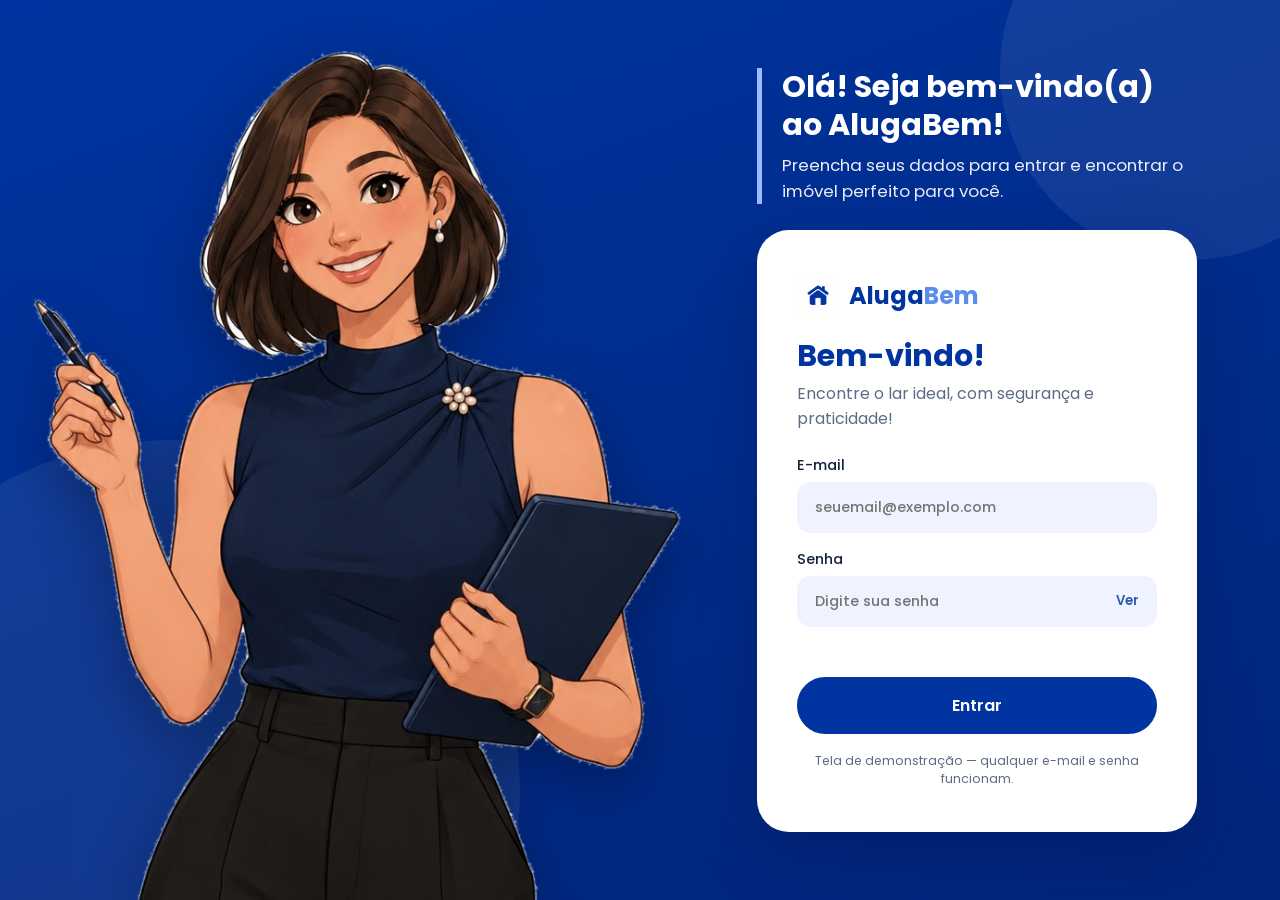
<file: index.html>
<!DOCTYPE html>
<html lang="pt-BR">
<head>
  <meta charset="UTF-8">
  <meta name="viewport" content="width=device-width, initial-scale=1">
  <title>AlugaBem — Entrar</title>
  <link rel="preconnect" href="https://fonts.googleapis.com">
  <link rel="preconnect" href="https://fonts.gstatic.com" crossorigin>
  <link href="https://fonts.googleapis.com/css2?family=Poppins:wght@400;500;600;700;800&display=swap" rel="stylesheet">
  <link rel="icon" type="image/png" href="img/favicon.png">
  <link rel="stylesheet" href="login.css">
</head>
<body>
  <main class="tela">
    <!-- Persona grande -->
    <section class="palco" aria-label="Boas-vindas">
      <img class="persona" src="img/persona-meio.png" alt="Persona do AlugaBem sorrindo e segurando uma prancheta">
    </section>

    <!-- Fala da persona (ao lado) + cartão de entrada -->
    <div class="lado">
      <div class="fala">
        <strong>Olá! Seja bem-vindo(a) ao AlugaBem!</strong>
        <span>Preencha seus dados para entrar e encontrar o imóvel perfeito para você.</span>
      </div>

      <section class="cartao">
        <div class="marca">
          <img src="img/logo-azul.png" alt="">
          <span>Aluga<em>Bem</em></span>
        </div>
        <h1>Bem-vindo!</h1>
        <p class="sub">Encontre o lar ideal, com segurança e praticidade!</p>

        <form id="form" novalidate>
          <label>E-mail
            <input type="email" id="email" placeholder="seuemail@exemplo.com" autocomplete="off">
          </label>
          <label>Senha
            <div class="senha">
              <input type="password" id="senha" placeholder="Digite sua senha" autocomplete="off">
              <button type="button" id="ver" aria-label="Mostrar senha">Ver</button>
            </div>
          </label>
          <p class="aviso" id="aviso" role="alert"></p>
          <button type="submit" class="btn">Entrar</button>
        </form>

        <small class="demo">Tela de demonstração — qualquer e-mail e senha funcionam.</small>
      </section>
    </div>
  </main>

  <script src="login.js"></script>
</body>
</html>
</file>
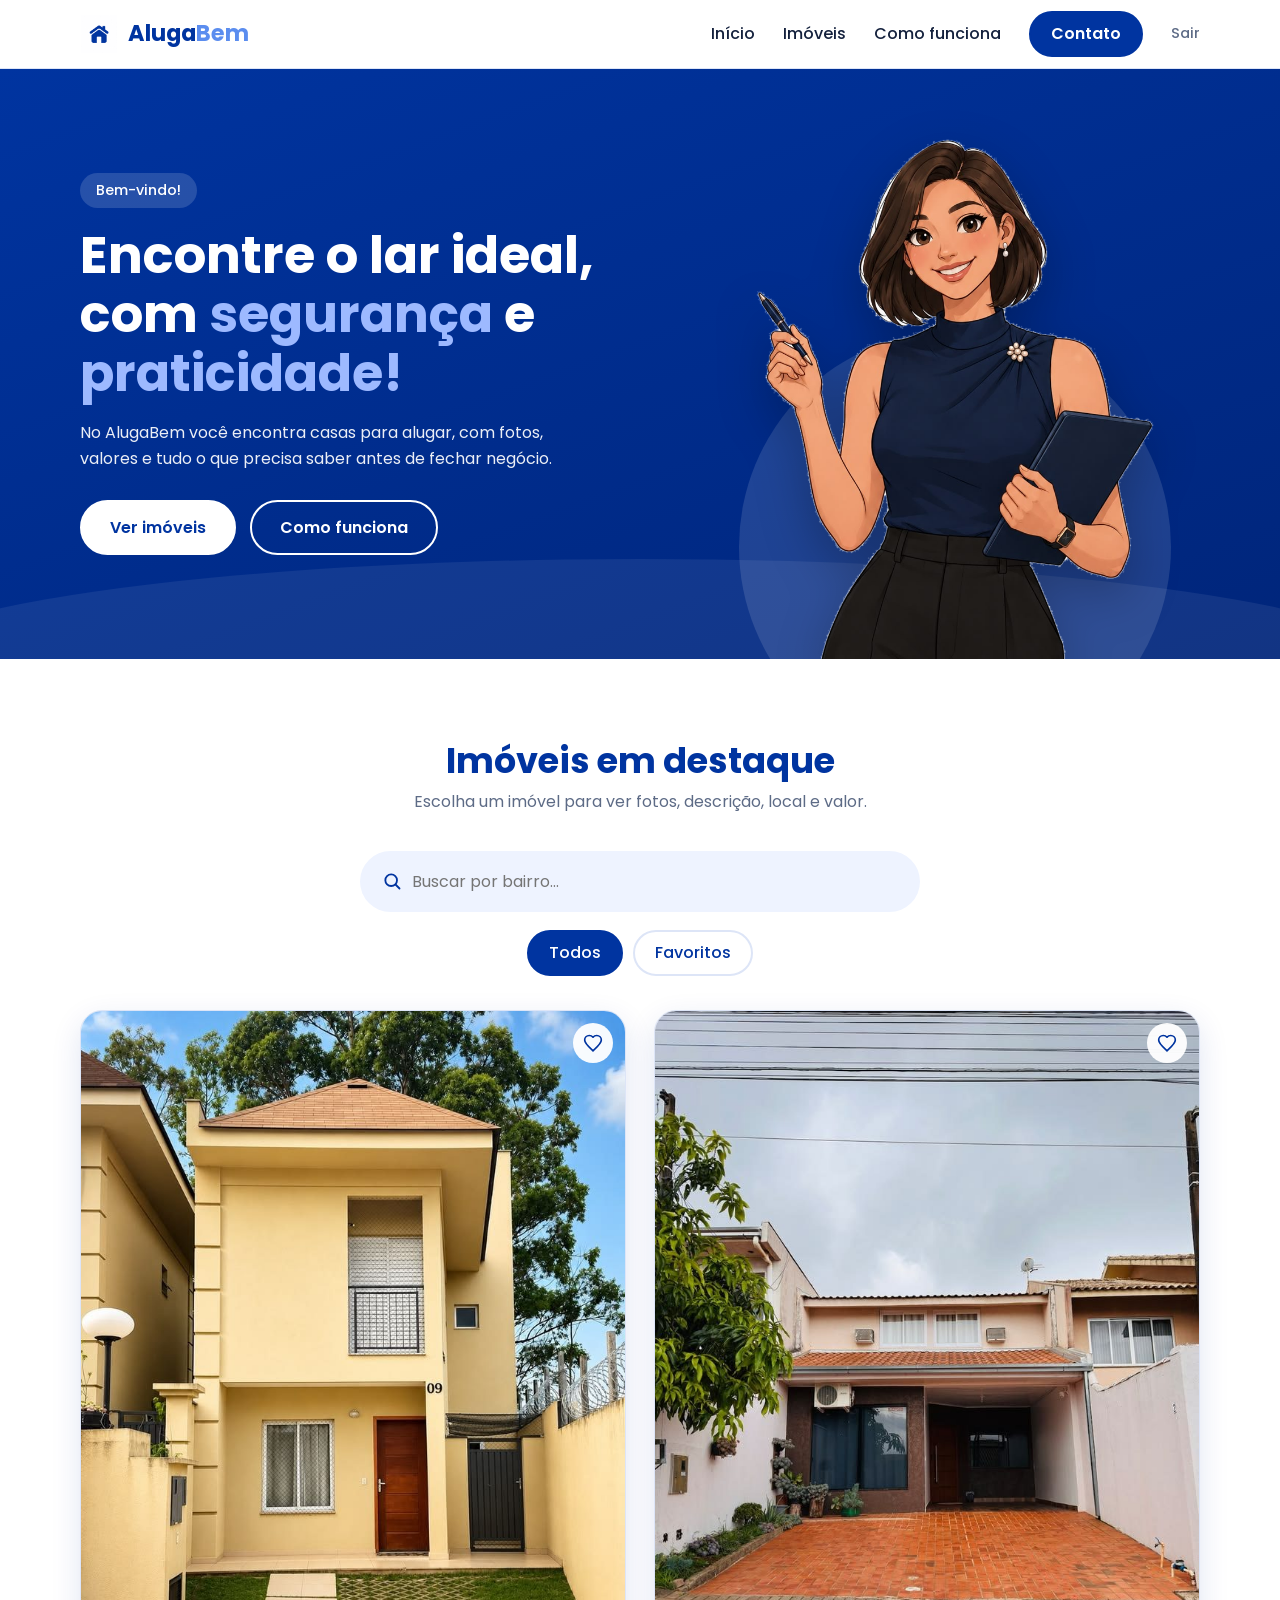
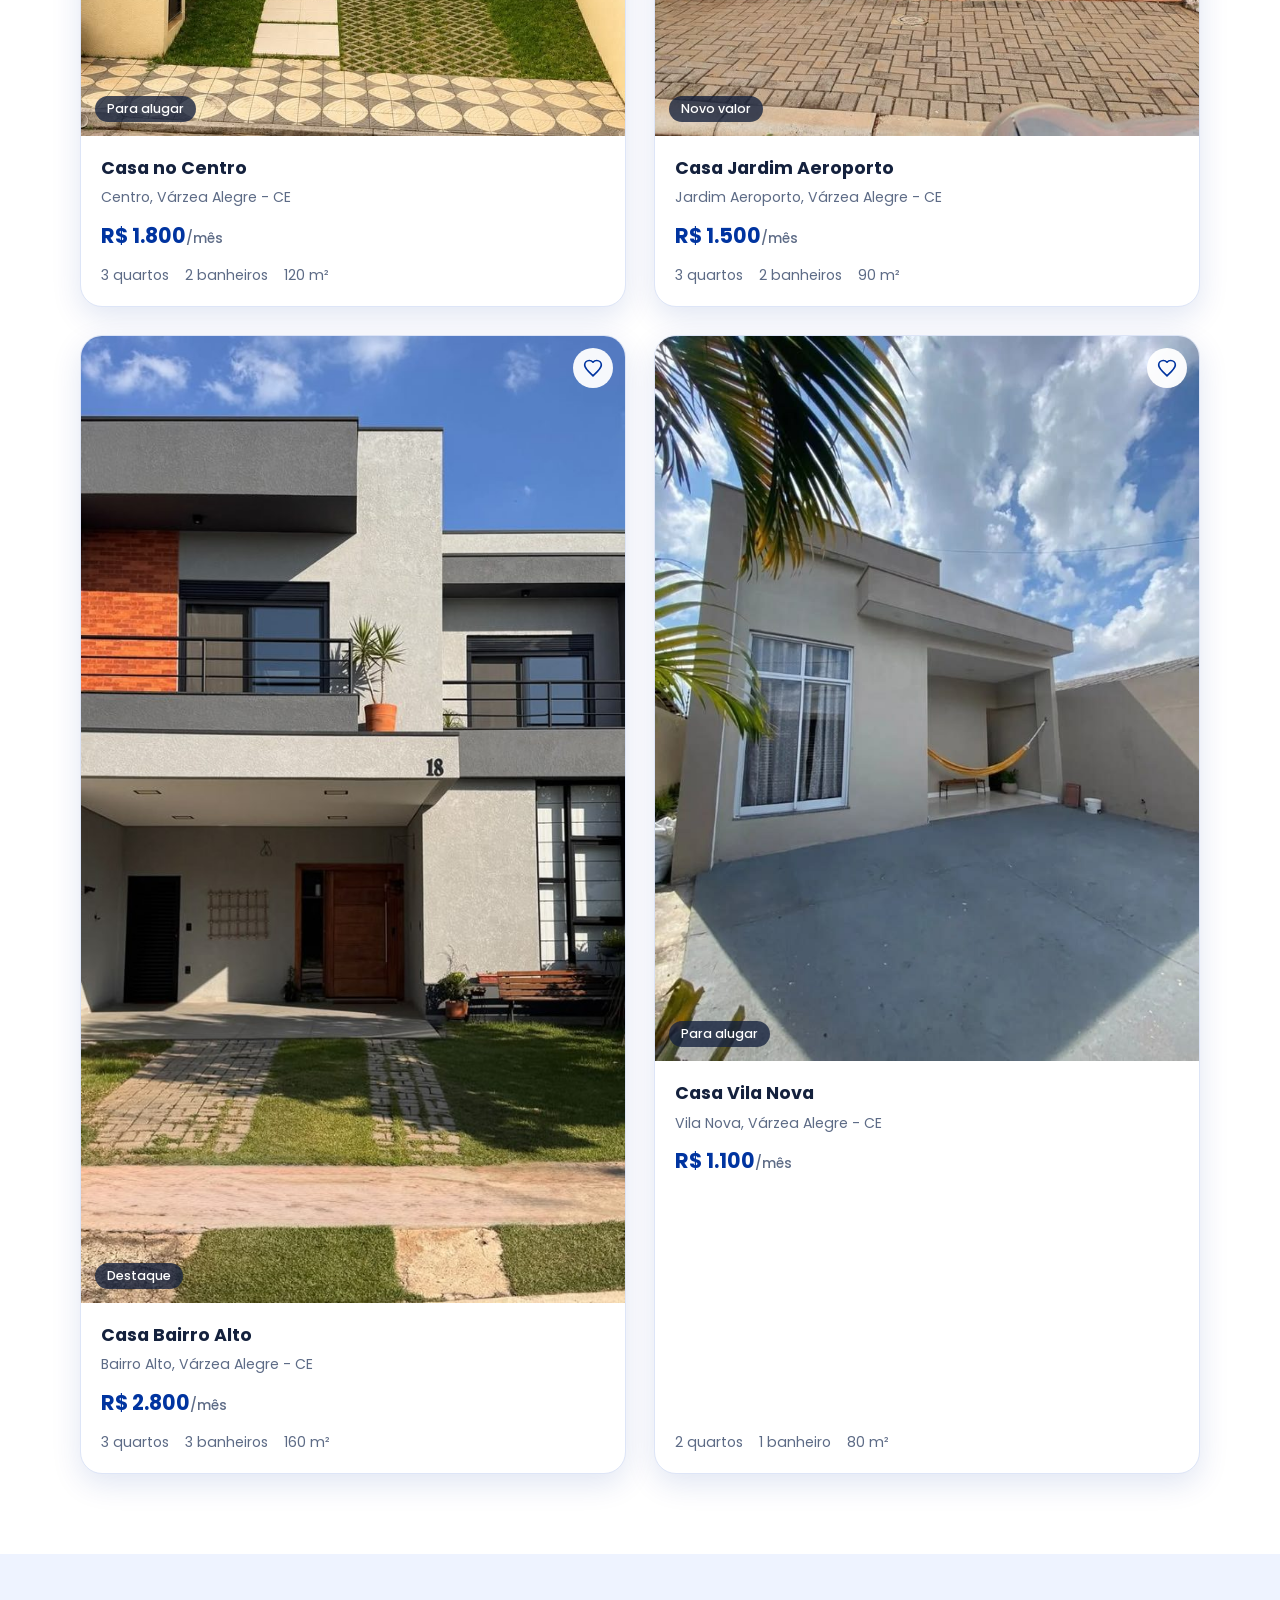
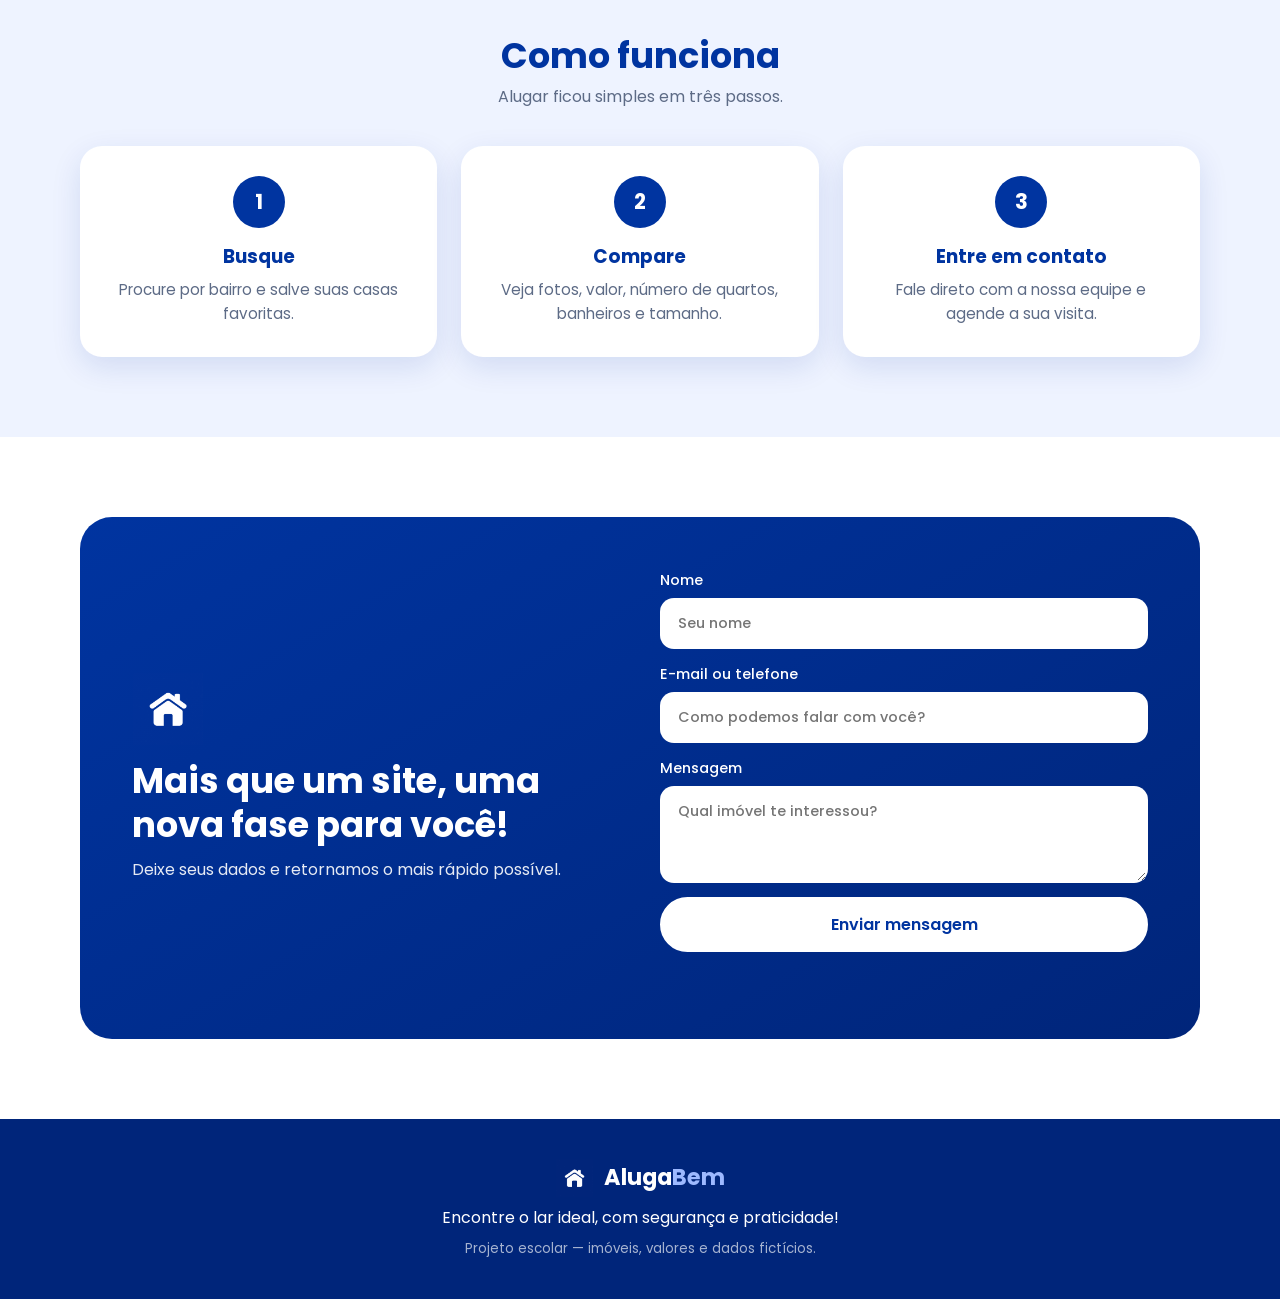
<file: site.html>
<!DOCTYPE html>
<html lang="pt-BR">
<head>
  <meta charset="UTF-8">
  <meta name="viewport" content="width=device-width, initial-scale=1">
  <title>AlugaBem — Encontre o lar ideal</title>
  <meta name="description" content="AlugaBem: encontre o lar ideal, com segurança e praticidade.">
  <link rel="preconnect" href="https://fonts.googleapis.com">
  <link rel="preconnect" href="https://fonts.gstatic.com" crossorigin>
  <link href="https://fonts.googleapis.com/css2?family=Poppins:wght@400;500;600;700;800&display=swap" rel="stylesheet">
  <link rel="icon" type="image/png" href="img/favicon.png">
  <link rel="stylesheet" href="style.css">
</head>
<body>

  <!-- Logo (SVG reaproveitado) -->
  <svg width="0" height="0" style="position:absolute" aria-hidden="true">
    <symbol id="logo-casa" viewBox="0 0 100 100">
      <path d="M10 53 L50 24 L90 53" fill="none" stroke="currentColor" stroke-width="9" stroke-linecap="round" stroke-linejoin="round"/>
      <rect x="68" y="17" width="10" height="20" rx="3" fill="currentColor"/>
      <path d="M23 62 Q23 59 26 57 L50 40 L74 57 Q77 59 77 62 V80 Q77 91 66 91 H56 V69 H44 V91 H34 Q23 91 23 80 Z" fill="currentColor"/>
    </symbol>
  </svg>

  <header class="topo">
    <div class="container topo-inner">
      <a href="#inicio" class="marca" aria-label="AlugaBem - início">
        <img class="marca-icone" src="img/logo-azul.png" alt="">
        <span>Aluga<em>Bem</em></span>
      </a>
      <button class="menu-btn" id="menuBtn" aria-label="Abrir menu" aria-expanded="false"><svg viewBox="0 0 24 24" width="28" height="28" aria-hidden="true"><path d="M4 6h16M4 12h16M4 18h16" stroke="currentColor" stroke-width="2.4" stroke-linecap="round" fill="none"/></svg></button>
      <nav class="menu" id="menu">
        <a href="#inicio">Início</a>
        <a href="#imoveis">Imóveis</a>
        <a href="#como-funciona">Como funciona</a>
        <a href="#contato" class="btn btn-pequeno">Contato</a>
        <a href="index.html" class="sair">Sair</a>
      </nav>
    </div>
  </header>

  <main>
    <!-- HERO -->
    <section class="hero" id="inicio">
      <div class="container hero-inner">
        <div class="hero-texto">
          <span class="selo">Bem-vindo!</span>
          <h1>Encontre o lar ideal, com <span class="destaque">segurança</span> e <span class="destaque">praticidade!</span></h1>
          <p>No AlugaBem você encontra casas para alugar, com fotos, valores e tudo o que precisa saber antes de fechar negócio.</p>
          <div class="hero-botoes">
            <a href="#imoveis" class="btn">Ver imóveis</a>
            <a href="#como-funciona" class="btn btn-contorno">Como funciona</a>
          </div>
        </div>
        <div class="hero-persona">
          <div class="blob"></div>
          <img src="img/persona-meio.png" alt="Persona do AlugaBem, sorrindo e segurando uma prancheta">
        </div>
      </div>
    </section>

    <!-- IMÓVEIS -->
    <section class="secao" id="imoveis">
      <div class="container">
        <div class="secao-topo">
          <h2>Imóveis em destaque</h2>
          <p>Escolha um imóvel para ver fotos, descrição, local e valor.</p>
        </div>

        <div class="busca">
          <span class="busca-icone"><svg viewBox="0 0 24 24" width="20" height="20" aria-hidden="true"><circle cx="11" cy="11" r="7" fill="none" stroke="currentColor" stroke-width="2.2"/><path d="M16.5 16.5L21 21" stroke="currentColor" stroke-width="2.2" stroke-linecap="round"/></svg></span>
          <input type="search" id="busca" placeholder="Buscar por bairro..." aria-label="Buscar por bairro">
        </div>

        <div class="filtros" id="filtros">
          <button class="chip ativo" data-filtro="todos">Todos</button>
          <button class="chip" data-filtro="favoritos">Favoritos</button>
        </div>

        <div class="grade" id="grade" aria-live="polite"></div>
        <p class="vazio" id="vazio" hidden>Nenhum imóvel encontrado. Tente outro bairro ou filtro.</p>
      </div>
    </section>

    <!-- COMO FUNCIONA -->
    <section class="secao secao-azul-claro" id="como-funciona">
      <div class="container">
        <div class="secao-topo">
          <h2>Como funciona</h2>
          <p>Alugar ficou simples em três passos.</p>
        </div>
        <div class="passos">
          <article class="passo">
            <div class="passo-num">1</div>
            <h3>Busque</h3>
            <p>Procure por bairro e salve suas casas favoritas.</p>
          </article>
          <article class="passo">
            <div class="passo-num">2</div>
            <h3>Compare</h3>
            <p>Veja fotos, valor, número de quartos, banheiros e tamanho.</p>
          </article>
          <article class="passo">
            <div class="passo-num">3</div>
            <h3>Entre em contato</h3>
            <p>Fale direto com a nossa equipe e agende a sua visita.</p>
          </article>
        </div>
      </div>
    </section>

    <!-- CONTATO -->
    <section class="secao" id="contato">
      <div class="container">
        <div class="cta">
          <div class="cta-texto">
            <img class="cta-icone" src="img/logo-branca.png" alt="">
            <h2>Mais que um site, uma nova fase para você!</h2>
            <p>Deixe seus dados e retornamos o mais rápido possível.</p>
          </div>
          <form class="form" id="formContato" novalidate>
            <label>Nome
              <input type="text" id="nome" placeholder="Seu nome" required>
            </label>
            <label>E-mail ou telefone
              <input type="text" id="contatoInfo" placeholder="Como podemos falar com você?" required>
            </label>
            <label>Mensagem
              <textarea id="mensagem" rows="3" placeholder="Qual imóvel te interessou?"></textarea>
            </label>
            <button type="submit" class="btn btn-branco">Enviar mensagem</button>
            <p class="form-aviso" id="formAviso" role="status"></p>
          </form>
        </div>
      </div>
    </section>
  </main>

  <footer class="rodape">
    <div class="container rodape-inner">
      <a href="#inicio" class="marca marca-clara">
        <img class="marca-icone" src="img/logo-branca.png" alt="">
        <span>Aluga<em>Bem</em></span>
      </a>
      <p>Encontre o lar ideal, com segurança e praticidade!</p>
      <small>Projeto escolar — imóveis, valores e dados fictícios.</small>
    </div>
  </footer>

  <!-- MODAL DE DETALHES -->
  <div class="modal" id="modal" hidden>
    <div class="modal-fundo" data-fechar></div>
    <div class="modal-caixa" role="dialog" aria-modal="true" aria-labelledby="mTitulo">
      <button class="modal-fechar" data-fechar aria-label="Fechar"><svg viewBox="0 0 24 24" width="18" height="18" aria-hidden="true"><path d="M6 6l12 12M18 6L6 18" stroke="currentColor" stroke-width="2.4" stroke-linecap="round"/></svg></button>
      <div class="galeria">
        <div class="galeria-principal" id="mFoto"></div>
        <div class="galeria-mini" id="mMinis"></div>
      </div>
      <div class="modal-info">
        <h3 id="mTitulo"></h3>
        <p class="preco" id="mPreco"></p>
        <ul class="specs" id="mSpecs"></ul>
        <p class="local" id="mLocal"></p>
        <h4>Sobre o imóvel</h4>
        <p id="mDesc"></p>
        <button class="btn btn-cheio" id="mContato">Entrar em contato</button>
      </div>
    </div>
  </div>

  <div class="toast" id="toast" role="status"></div>

  <script src="script.js"></script>
</body>
</html>
</file>
<file: login.css>
:root {
  --azul: #0034a0;
  --azul-escuro: #00257a;
  --azul-claro: #5b8def;
  --azul-fundo: #eef3ff;
  --texto: #14213d;
  --cinza: #5d6b86;
}
* { box-sizing: border-box; margin: 0; padding: 0; }
body {
  font-family: "Poppins", system-ui, -apple-system, "Segoe UI", Arial, sans-serif;
  color: var(--texto);
  min-height: 100vh; min-height: 100svh;
  background: linear-gradient(160deg, var(--azul) 0%, var(--azul-escuro) 100%);
  overflow-x: hidden;
}
button, input { font: inherit; }

.tela {
  position: relative; min-height: 100vh; min-height: 100svh;
  width: min(1280px, 95%); margin-inline: auto;
  display: grid; grid-template-columns: 1.2fr 1fr; align-items: center; gap: 24px;
}
/* formas de fundo */
body::before, body::after {
  content: ""; position: fixed; border-radius: 50%; background: rgba(255, 255, 255, .07); pointer-events: none;
}
body::before { width: 700px; height: 700px; left: -180px; bottom: -240px; }
body::after { width: 380px; height: 380px; right: -100px; top: -120px; }

/* ---------- Persona ---------- */
.palco {
  align-self: end; height: 100vh; height: 100svh;
  display: flex; align-items: flex-end; justify-content: center;
}
.persona {
  position: relative; z-index: 1;
  width: min(100%, 720px); max-height: 98vh; height: auto; object-fit: contain; object-position: bottom;
  filter: drop-shadow(0 20px 28px rgba(0, 0, 0, .3));
  animation: sobe .7s ease both;
}

/* ---------- Coluna da direita ---------- */
.lado { position: relative; z-index: 2; display: grid; gap: 26px; justify-items: center; padding: 30px 0; }
.fala {
  width: min(440px, 100%); color: #fff; display: grid; gap: 8px;
  padding-left: 20px; border-left: 5px solid #9db9ff;
  animation: sobe .7s .3s ease both;
}
.fala strong { font-size: clamp(1.4rem, 2.4vw, 1.9rem); line-height: 1.25; font-weight: 700; }
.fala span { font-size: 1.05rem; line-height: 1.55; opacity: .92; }

/* ---------- Cartão ---------- */
.cartao {
  position: relative; z-index: 2; background: #fff; border-radius: 32px;
  padding: 44px 40px; width: min(440px, 100%); justify-self: center;
  box-shadow: 0 24px 60px rgba(0, 20, 80, .35);
  animation: sobe .7s .15s ease both;
}
.marca { display: flex; align-items: center; gap: 10px; font-weight: 700; font-size: 1.5rem; color: var(--azul); margin-bottom: 22px; }
.marca img { width: 42px; height: 42px; object-fit: contain; }
.marca em { font-style: normal; color: var(--azul-claro); }
h1 { font-size: 1.9rem; color: var(--azul); line-height: 1.2; }
.sub { color: var(--cinza); margin: 6px 0 24px; }

form { display: grid; gap: 16px; }
label { display: grid; gap: 6px; font-size: .9rem; font-weight: 500; }
input {
  width: 100%; border: 2px solid transparent; background: var(--azul-fundo); border-radius: 14px;
  padding: 13px 16px; color: var(--texto); outline: none; transition: border-color .2s, background .2s;
}
input:focus { border-color: var(--azul-claro); background: #fff; }
input.erro { border-color: #ff8a8a; }
.senha { position: relative; }
.senha input { padding-right: 52px; }
.senha button {
  position: absolute; right: 8px; top: 50%; transform: translateY(-50%);
  background: none; border: 0; font-size: .82rem; font-weight: 600; color: var(--azul); cursor: pointer; padding: 6px 10px; opacity: .8;
}
.senha button:hover { opacity: 1; }
.aviso { min-height: 1.3em; color: #d33a3a; font-size: .88rem; }
.aviso.ok { color: var(--azul); }

.btn {
  background: var(--azul); color: #fff; border: 2px solid var(--azul); border-radius: 999px;
  padding: 14px; font-weight: 600; cursor: pointer; transition: transform .15s, background .2s, box-shadow .2s;
}
.btn:hover { background: var(--azul-escuro); transform: translateY(-2px); box-shadow: 0 10px 24px rgba(0, 52, 160, .3); }
.btn:disabled { opacity: .7; cursor: wait; transform: none; box-shadow: none; }
.demo { display: block; text-align: center; color: var(--cinza); margin-top: 18px; font-size: .78rem; }

@keyframes sobe { from { opacity: 0; transform: translateY(24px); } to { opacity: 1; transform: none; } }

/* ---------- Celular / telas estreitas ---------- */
@media (max-width: 860px) {
  .tela { grid-template-columns: 1fr; gap: 0; align-content: start; padding-top: 12px; }
  .palco { height: auto; padding-top: 6px; }
  .persona { width: auto; height: 400px; max-width: 100%; }
  .lado { gap: 20px; padding: 24px 0 34px; }
  .fala { text-align: left; }
  .cartao { padding: 32px 24px 34px; width: 100%; }
}
@media (prefers-reduced-motion: reduce) { * { animation: none !important; transition: none !important; } }
</file>
<file: style.css>
:root {
  --azul: #0034a0;
  --azul-escuro: #00257a;
  --azul-medio: #2f5fcf;
  --azul-claro: #5b8def;
  --azul-fundo: #eef3ff;
  --branco: #ffffff;
  --texto: #14213d;
  --cinza: #5d6b86;
  --borda: #dde5f7;
  --raio: 22px;
  --sombra: 0 10px 30px rgba(0, 52, 160, 0.12);
}

* { box-sizing: border-box; margin: 0; padding: 0; }
html { scroll-behavior: smooth; scroll-padding-top: 80px; }
body {
  font-family: "Poppins", system-ui, -apple-system, "Segoe UI", Arial, sans-serif;
  color: var(--texto);
  background: var(--branco);
  line-height: 1.6;
}
img { max-width: 100%; display: block; }
a { color: inherit; text-decoration: none; }
button, input, textarea { font: inherit; }
.container { width: min(1120px, 92%); margin-inline: auto; }

/* ---------- Botões ---------- */
.btn {
  display: inline-flex; align-items: center; justify-content: center; gap: 8px;
  background: var(--azul); color: var(--branco);
  border: 2px solid var(--azul); border-radius: 999px;
  padding: 13px 28px; font-weight: 600; cursor: pointer;
  transition: transform .15s, background .2s, box-shadow .2s;
}
.btn:hover { background: var(--azul-escuro); transform: translateY(-2px); box-shadow: var(--sombra); }
.btn-contorno { background: transparent; color: var(--azul); }
.btn-contorno:hover { background: var(--azul); color: var(--branco); }
.btn-pequeno { padding: 8px 20px; }
.btn-cheio { width: 100%; padding: 15px; margin-top: 18px; }
.btn-branco { background: var(--branco); color: var(--azul); border-color: var(--branco); }
.btn-branco:hover { background: var(--azul-fundo); }

/* ---------- Topo ---------- */
.topo {
  position: sticky; top: 0; z-index: 50;
  background: rgba(255, 255, 255, .92); backdrop-filter: blur(10px);
  border-bottom: 1px solid var(--borda);
}
.topo-inner { display: flex; align-items: center; justify-content: space-between; height: 68px; }
.marca { display: inline-flex; align-items: center; gap: 10px; font-weight: 700; font-size: 1.4rem; color: var(--azul); }
.marca em { font-style: normal; color: var(--azul-claro); }
.marca-icone { width: 38px; height: 38px; object-fit: contain; }
.marca-clara { color: var(--branco); }
.marca-clara em { color: #9db9ff; }
.menu { display: flex; align-items: center; gap: 28px; font-weight: 500; }
.menu a:not(.btn):hover { color: var(--azul-medio); }
.menu-btn { display: none; background: none; border: 0; font-size: 1.7rem; color: var(--azul); cursor: pointer; }

/* ---------- Hero ---------- */
.hero {
  background: linear-gradient(160deg, var(--azul) 0%, var(--azul-escuro) 100%);
  color: var(--branco); overflow: hidden; position: relative;
}
.hero::after {
  content: ""; position: absolute; inset: auto -10% -120px -10%; height: 220px;
  background: rgba(255, 255, 255, .07); border-radius: 50% 50% 0 0;
}
.hero-inner { display: grid; grid-template-columns: 1.1fr .9fr; align-items: center; gap: 30px; padding: 70px 0 0; position: relative; z-index: 1; }
.hero-texto { padding-bottom: 70px; }
.selo { display: inline-block; background: rgba(255, 255, 255, .15); padding: 6px 16px; border-radius: 999px; font-size: .9rem; font-weight: 500; margin-bottom: 18px; }
.hero h1 { font-size: clamp(2rem, 4.5vw, 3.2rem); line-height: 1.15; font-weight: 700; margin-bottom: 18px; }
.destaque { color: #9db9ff; }
.hero p { max-width: 480px; opacity: .92; margin-bottom: 28px; }
.hero-botoes { display: flex; flex-wrap: wrap; gap: 14px; }
.hero .btn { background: var(--branco); color: var(--azul); border-color: var(--branco); }
.hero .btn:hover { background: var(--azul-fundo); }
.hero .btn-contorno { background: transparent; color: var(--branco); }
.hero .btn-contorno:hover { background: var(--branco); color: var(--azul); }
.hero-persona { position: relative; display: flex; justify-content: center; align-items: flex-end; min-height: 380px; }
.blob { position: absolute; width: 88%; aspect-ratio: 1; bottom: -20%; background: rgba(255, 255, 255, .12); border-radius: 50%; }
.hero-persona img { position: relative; max-height: 520px; width: auto; filter: drop-shadow(0 18px 24px rgba(0, 0, 0, .25)); }

/* ---------- Seções ---------- */
.secao { padding: 80px 0; }
.secao-azul-claro { background: var(--azul-fundo); }
.secao-topo { text-align: center; margin-bottom: 36px; }
.secao-topo h2, .cta h2 { font-size: clamp(1.6rem, 3vw, 2.2rem); color: var(--azul); line-height: 1.25; }
.secao-topo p { color: var(--cinza); margin-top: 6px; }

/* Busca e filtros */
.busca {
  display: flex; align-items: center; gap: 10px; max-width: 560px; margin: 0 auto 18px;
  background: var(--azul-fundo); border: 2px solid transparent; border-radius: 999px; padding: 4px 20px;
  transition: border-color .2s, background .2s;
}
.busca:focus-within { border-color: var(--azul-claro); background: var(--branco); }
.busca input { flex: 1; border: 0; background: transparent; padding: 12px 0; outline: none; }
.filtros { display: flex; flex-wrap: wrap; justify-content: center; gap: 10px; margin-bottom: 34px; }
.chip {
  background: var(--branco); color: var(--azul); border: 2px solid var(--borda);
  padding: 8px 20px; border-radius: 999px; font-weight: 500; cursor: pointer; transition: all .2s;
}
.chip:hover { border-color: var(--azul-claro); }
.chip.ativo { background: var(--azul); border-color: var(--azul); color: var(--branco); }

/* Cards */
.grade { display: grid; grid-template-columns: repeat(2, 1fr); gap: 28px; }
@media (max-width: 700px) { .grade { grid-template-columns: 1fr; } }
.card {
  background: var(--branco); border-radius: var(--raio); overflow: hidden;
  box-shadow: var(--sombra); border: 1px solid var(--borda); cursor: pointer;
  transition: transform .2s, box-shadow .2s; display: flex; flex-direction: column;
}
.card:hover { transform: translateY(-6px); box-shadow: 0 16px 38px rgba(0, 52, 160, .2); }
.card:focus-visible { outline: 3px solid var(--azul-claro); outline-offset: 3px; }
.card-foto { position: relative; aspect-ratio: 16 / 11; background: var(--azul-fundo); }
.card-foto img { width: 100%; height: 100%; object-fit: cover; }
.etiqueta {
  position: absolute; left: 14px; bottom: 14px; background: rgba(20, 33, 61, .78); color: var(--branco);
  font-size: .78rem; padding: 3px 12px; border-radius: 999px; font-weight: 500;
}
.coracao {
  position: absolute; top: 12px; right: 12px; width: 40px; height: 40px; border-radius: 50%;
  border: 0; background: rgba(255, 255, 255, .95); color: var(--azul); font-size: 1.2rem; cursor: pointer;
  display: grid; place-items: center; transition: transform .15s;
}
.coracao:hover { transform: scale(1.12); }
.coracao.ativo { color: var(--azul); }
.coracao.ativo svg path { fill: currentColor; }
.busca-icone { display: grid; place-items: center; color: var(--azul); }
.menu-btn svg, .modal-fechar svg { display: block; margin: auto; }
.modal-fechar { display: grid; place-items: center; }
.card-corpo { padding: 18px 20px 20px; display: flex; flex-direction: column; gap: 4px; flex: 1; }
.card-corpo h3 { font-size: 1.1rem; color: var(--texto); }
.card-local { color: var(--cinza); font-size: .88rem; }
.card-preco { color: var(--azul); font-weight: 700; font-size: 1.3rem; margin: 6px 0 8px; }
.card-preco small { font-weight: 500; font-size: .85rem; color: var(--cinza); }
.card-specs { display: flex; gap: 16px; color: var(--cinza); font-size: .88rem; margin-top: auto; }
.vazio { text-align: center; color: var(--cinza); padding: 40px 0; }

/* Placeholder de foto ausente */
.ph {
  width: 100%; height: 100%; display: grid; place-items: center;
  background: linear-gradient(135deg, #dbe6ff, #bcd0ff); color: var(--azul);
}
.ph svg { width: 28%; max-width: 90px; opacity: .55; }

/* Passos */
.passos { display: grid; grid-template-columns: repeat(auto-fit, minmax(240px, 1fr)); gap: 24px; }
.passo { background: var(--branco); border-radius: var(--raio); padding: 30px 26px; text-align: center; box-shadow: var(--sombra); }
.passo-num {
  width: 52px; height: 52px; margin: 0 auto 14px; border-radius: 50%;
  background: var(--azul); color: var(--branco); font-weight: 700; font-size: 1.3rem; display: grid; place-items: center;
}
.passo h3 { color: var(--azul); margin-bottom: 6px; }
.passo p { color: var(--cinza); font-size: .95rem; }

/* Contato */
.cta {
  display: grid; grid-template-columns: 1fr 1fr; gap: 40px; align-items: center;
  background: linear-gradient(150deg, var(--azul), var(--azul-escuro)); color: var(--branco);
  border-radius: 32px; padding: 52px;
}
.cta h2 { color: var(--branco); margin-bottom: 10px; }
.cta-icone { width: 72px; height: 72px; object-fit: contain; margin-bottom: 14px; }
.cta-texto p { opacity: .9; }
.form { display: grid; gap: 14px; }
.form label { display: grid; gap: 6px; font-size: .9rem; font-weight: 500; }
.form input, .form textarea {
  border: 2px solid transparent; border-radius: 14px; padding: 12px 16px; background: var(--branco);
  color: var(--texto); outline: none; resize: vertical;
}
.form input:focus, .form textarea:focus { border-color: var(--azul-claro); }
.form input.erro { border-color: #ff8a8a; }
.form-aviso { min-height: 1.4em; font-size: .9rem; }

/* Rodapé */
.rodape { background: var(--azul-escuro); color: var(--branco); padding: 40px 0; }
.rodape-inner { display: grid; justify-items: center; gap: 8px; text-align: center; }
.rodape small { opacity: .65; }

/* Modal */
.modal { position: fixed; inset: 0; z-index: 100; display: grid; place-items: center; padding: 16px; }
.modal[hidden] { display: none; }
.modal-fundo { position: absolute; inset: 0; background: rgba(8, 20, 60, .65); backdrop-filter: blur(3px); }
.modal-caixa {
  position: relative; background: var(--branco); border-radius: 28px; width: min(900px, 100%);
  max-height: 92vh; overflow: auto; display: grid; grid-template-columns: 1.1fr 1fr;
  animation: entra .25s ease;
}
@keyframes entra { from { opacity: 0; transform: translateY(20px) scale(.98); } to { opacity: 1; transform: none; } }
.modal-fechar {
  position: absolute; top: 14px; right: 14px; z-index: 2; width: 40px; height: 40px; border-radius: 50%;
  border: 0; background: var(--branco); color: var(--azul); font-size: 1.1rem; cursor: pointer; box-shadow: var(--sombra);
}
.galeria { padding: 18px; display: grid; gap: 10px; align-content: start; }
.galeria-principal { aspect-ratio: 4 / 3; border-radius: 20px; overflow: hidden; background: var(--azul-fundo); }
.galeria-principal img { width: 100%; height: 100%; object-fit: cover; }
.galeria-mini { display: grid; grid-template-columns: repeat(3, 1fr); gap: 10px; }
.mini { aspect-ratio: 4 / 3; border-radius: 12px; overflow: hidden; border: 3px solid transparent; padding: 0; cursor: pointer; background: var(--azul-fundo); }
.mini.ativo { border-color: var(--azul); }
.mini img { width: 100%; height: 100%; object-fit: cover; }
.modal-info { padding: 34px 30px 30px 14px; }
.modal-info h3 { font-size: 1.5rem; color: var(--texto); }
.preco { color: var(--azul); font-weight: 700; font-size: 1.7rem; margin: 4px 0 14px; }
.preco small { font-size: .9rem; color: var(--cinza); font-weight: 500; }
.specs { list-style: none; display: flex; flex-wrap: wrap; gap: 10px; margin-bottom: 16px; }
.specs li { background: var(--azul-fundo); color: var(--azul); padding: 6px 14px; border-radius: 999px; font-size: .88rem; font-weight: 500; }
.local { font-weight: 500; margin-bottom: 14px; }
.modal-info h4 { color: var(--azul); margin-bottom: 4px; }
.modal-info p:last-of-type { color: var(--cinza); }

/* Toast */
.toast {
  position: fixed; left: 50%; bottom: 28px; transform: translate(-50%, 30px); opacity: 0; pointer-events: none;
  background: var(--azul-escuro); color: var(--branco); padding: 12px 24px; border-radius: 999px; z-index: 200;
  transition: all .3s; box-shadow: var(--sombra); font-size: .92rem;
}
.toast.mostra { opacity: 1; transform: translate(-50%, 0); }

/* ---------- Responsivo ---------- */
@media (max-width: 860px) {
  .menu-btn { display: block; }
  .menu {
    position: absolute; top: 68px; left: 0; right: 0; background: var(--branco);
    flex-direction: column; align-items: stretch; gap: 0; padding: 8px 4%;
    border-bottom: 1px solid var(--borda); display: none;
  }
  .menu.aberto { display: flex; }
  .menu a { padding: 14px 4px; }
  .menu .btn { margin: 8px 0; }
  .hero-inner { grid-template-columns: 1fr; padding-top: 44px; text-align: center; }
  .hero p { margin-inline: auto; }
  .hero-botoes { justify-content: center; }
  .hero-texto { padding-bottom: 10px; }
  .hero-persona { min-height: 300px; }
  .hero-persona img { max-height: 400px; }
  .cta { grid-template-columns: 1fr; padding: 34px 24px; gap: 28px; }
  .modal-caixa { grid-template-columns: 1fr; }
  .modal-info { padding: 4px 22px 24px; }
}
@media (prefers-reduced-motion: reduce) {
  * { animation: none !important; transition: none !important; scroll-behavior: auto !important; }
}

/* Link de saída (volta para a tela de entrada) */
.menu .sair { color: var(--cinza); font-size: .9rem; }
.menu .sair:hover { color: var(--azul); }
</file>
